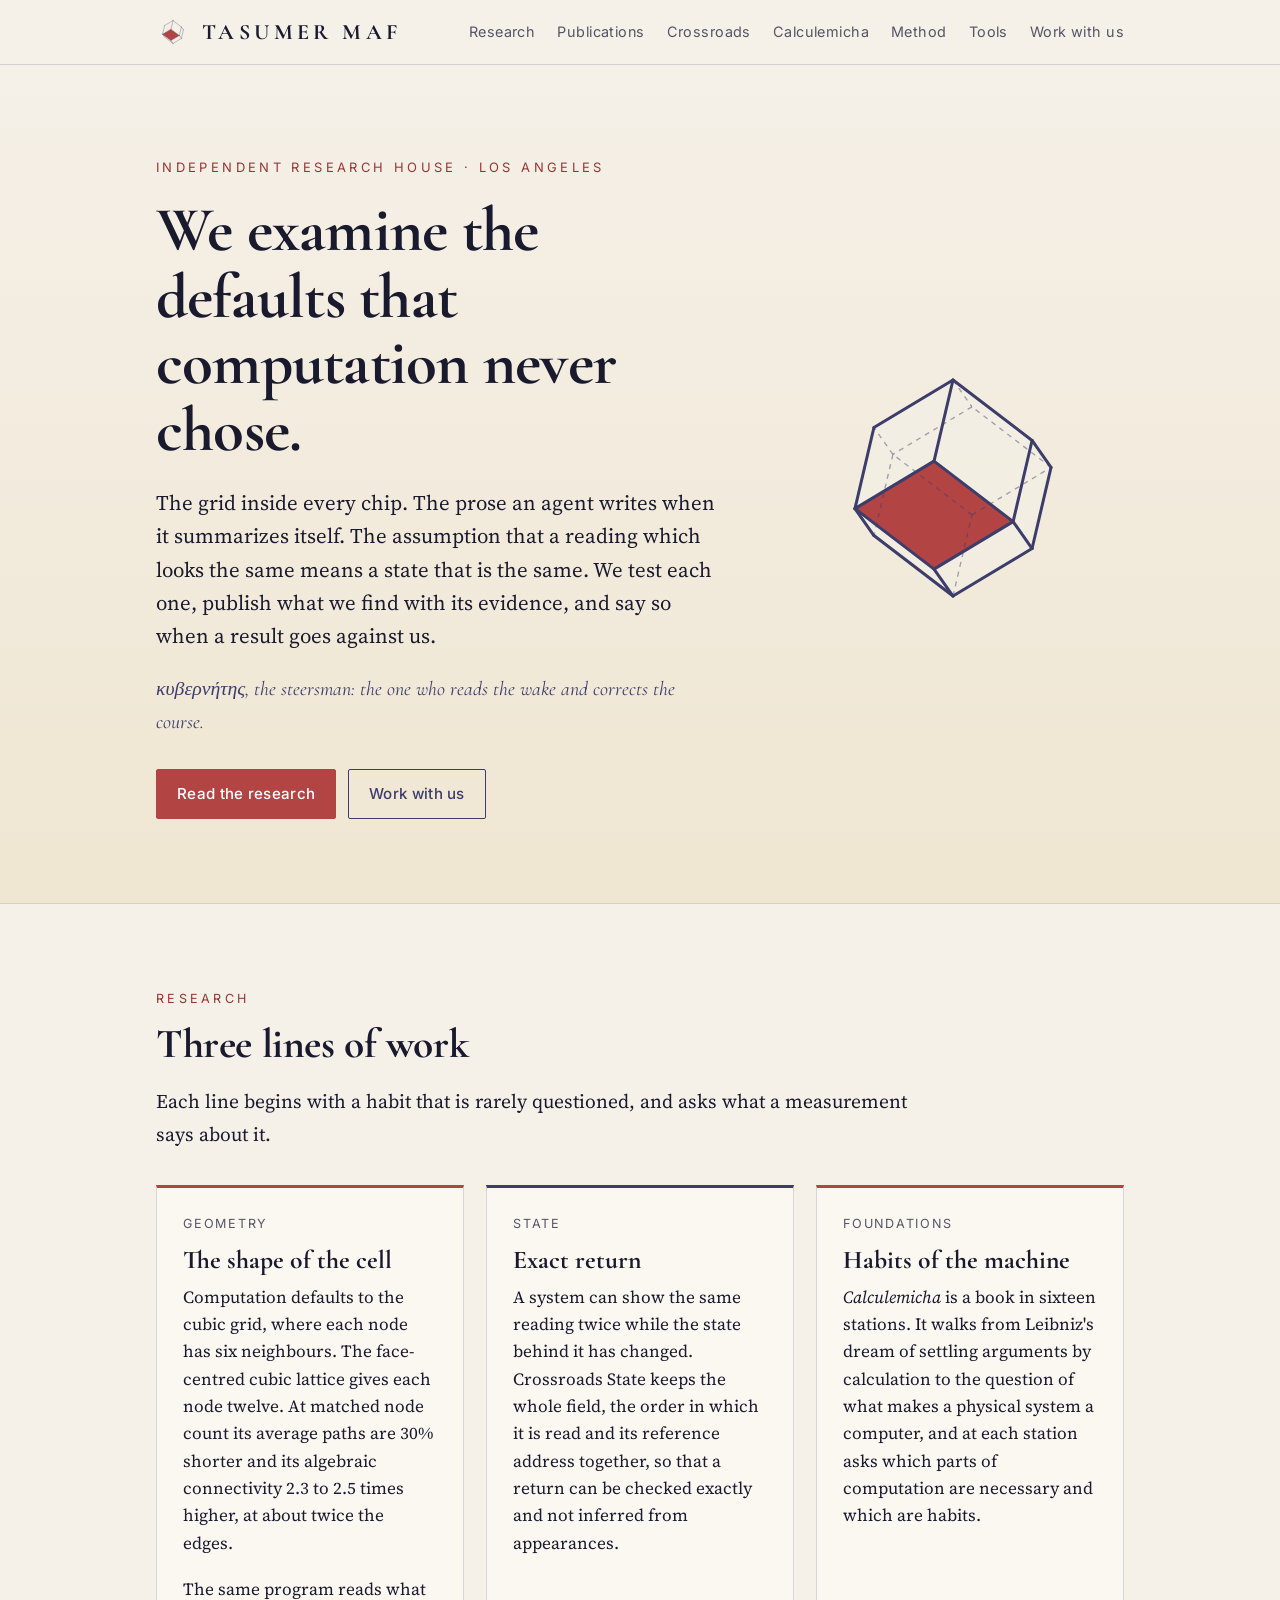
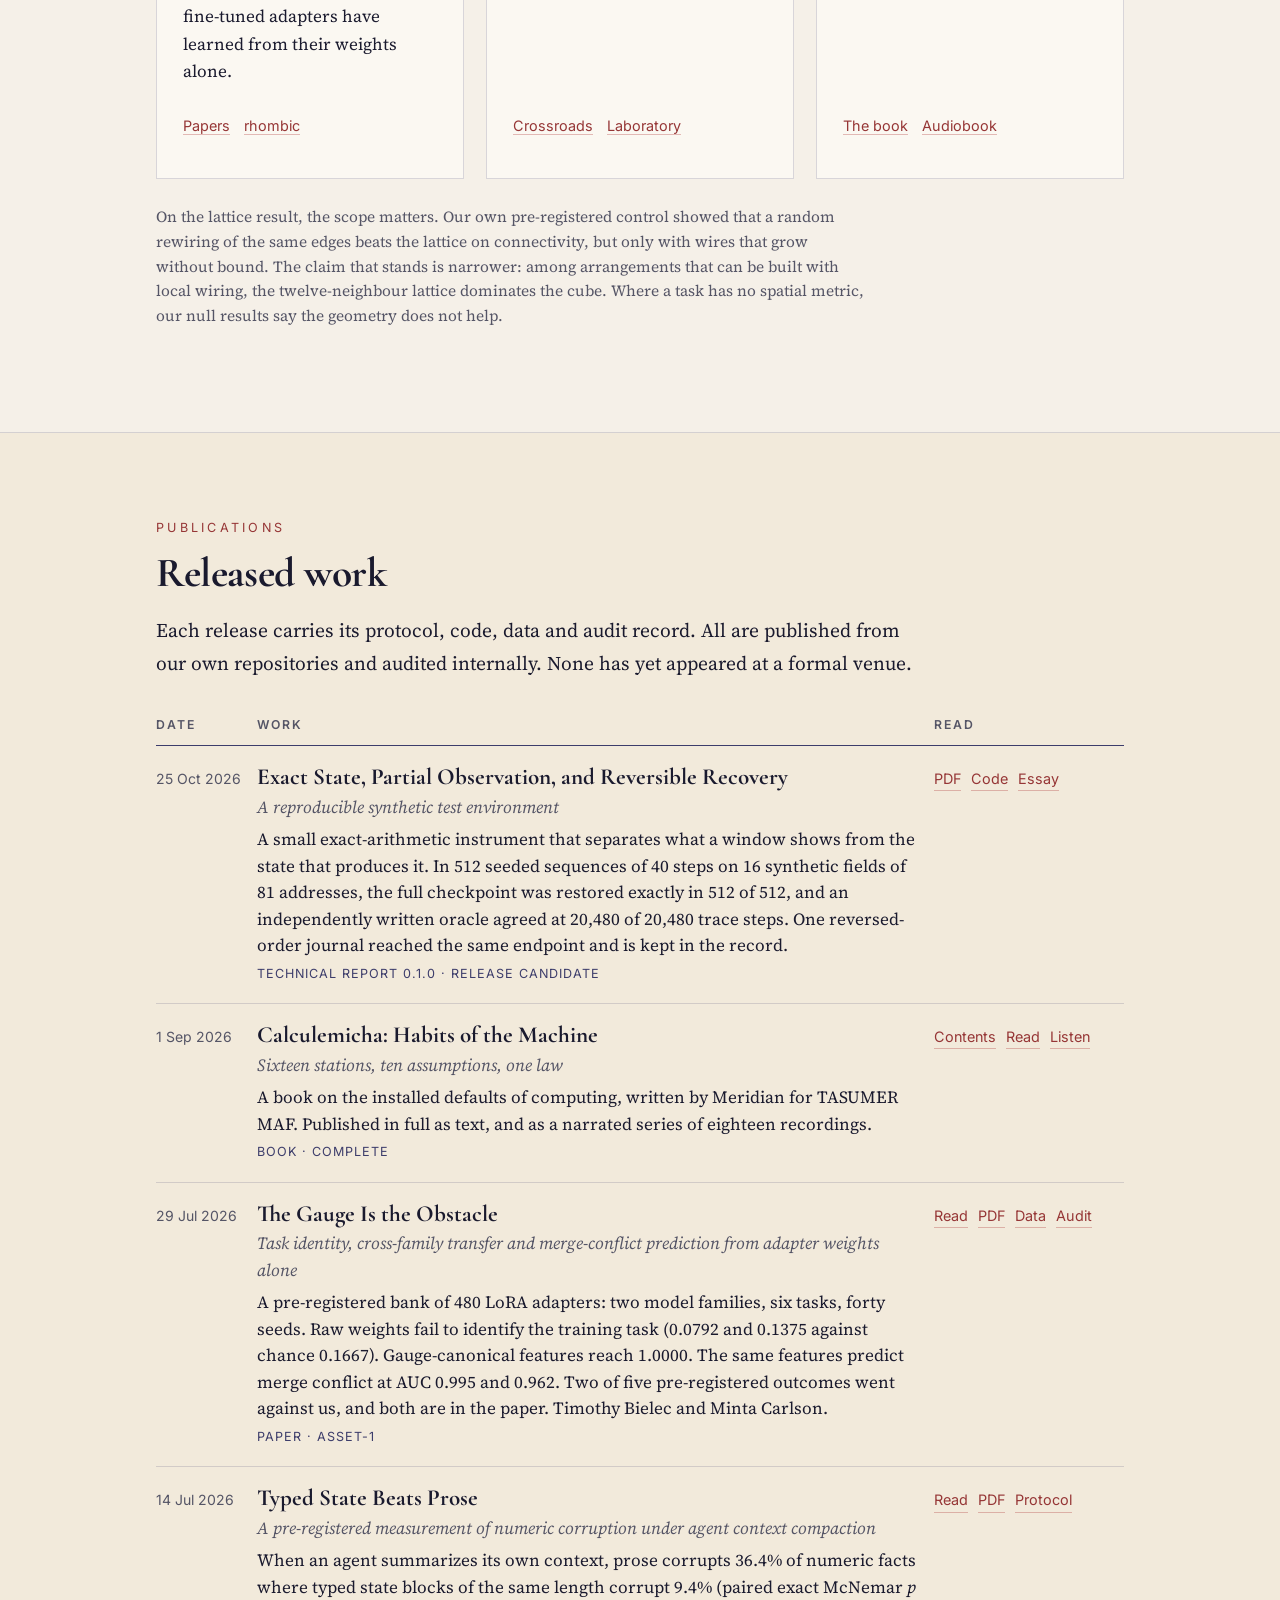
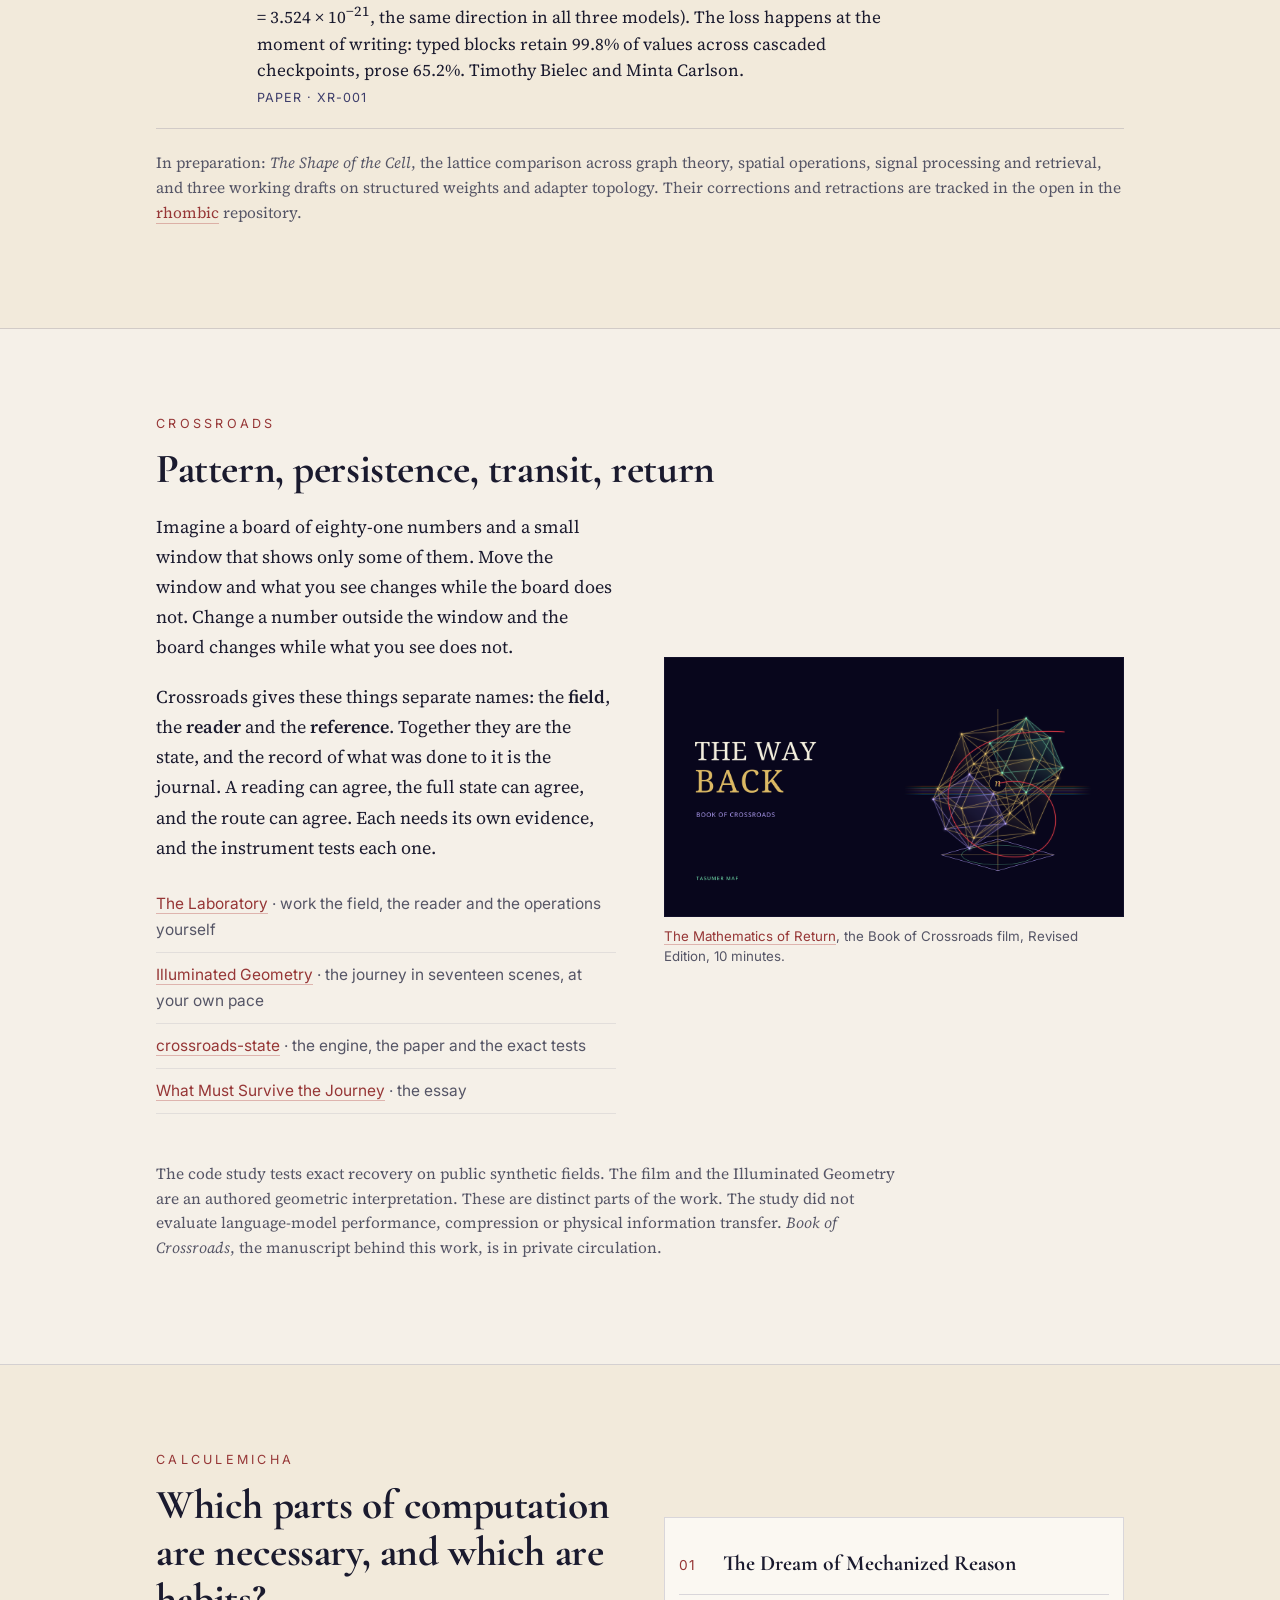
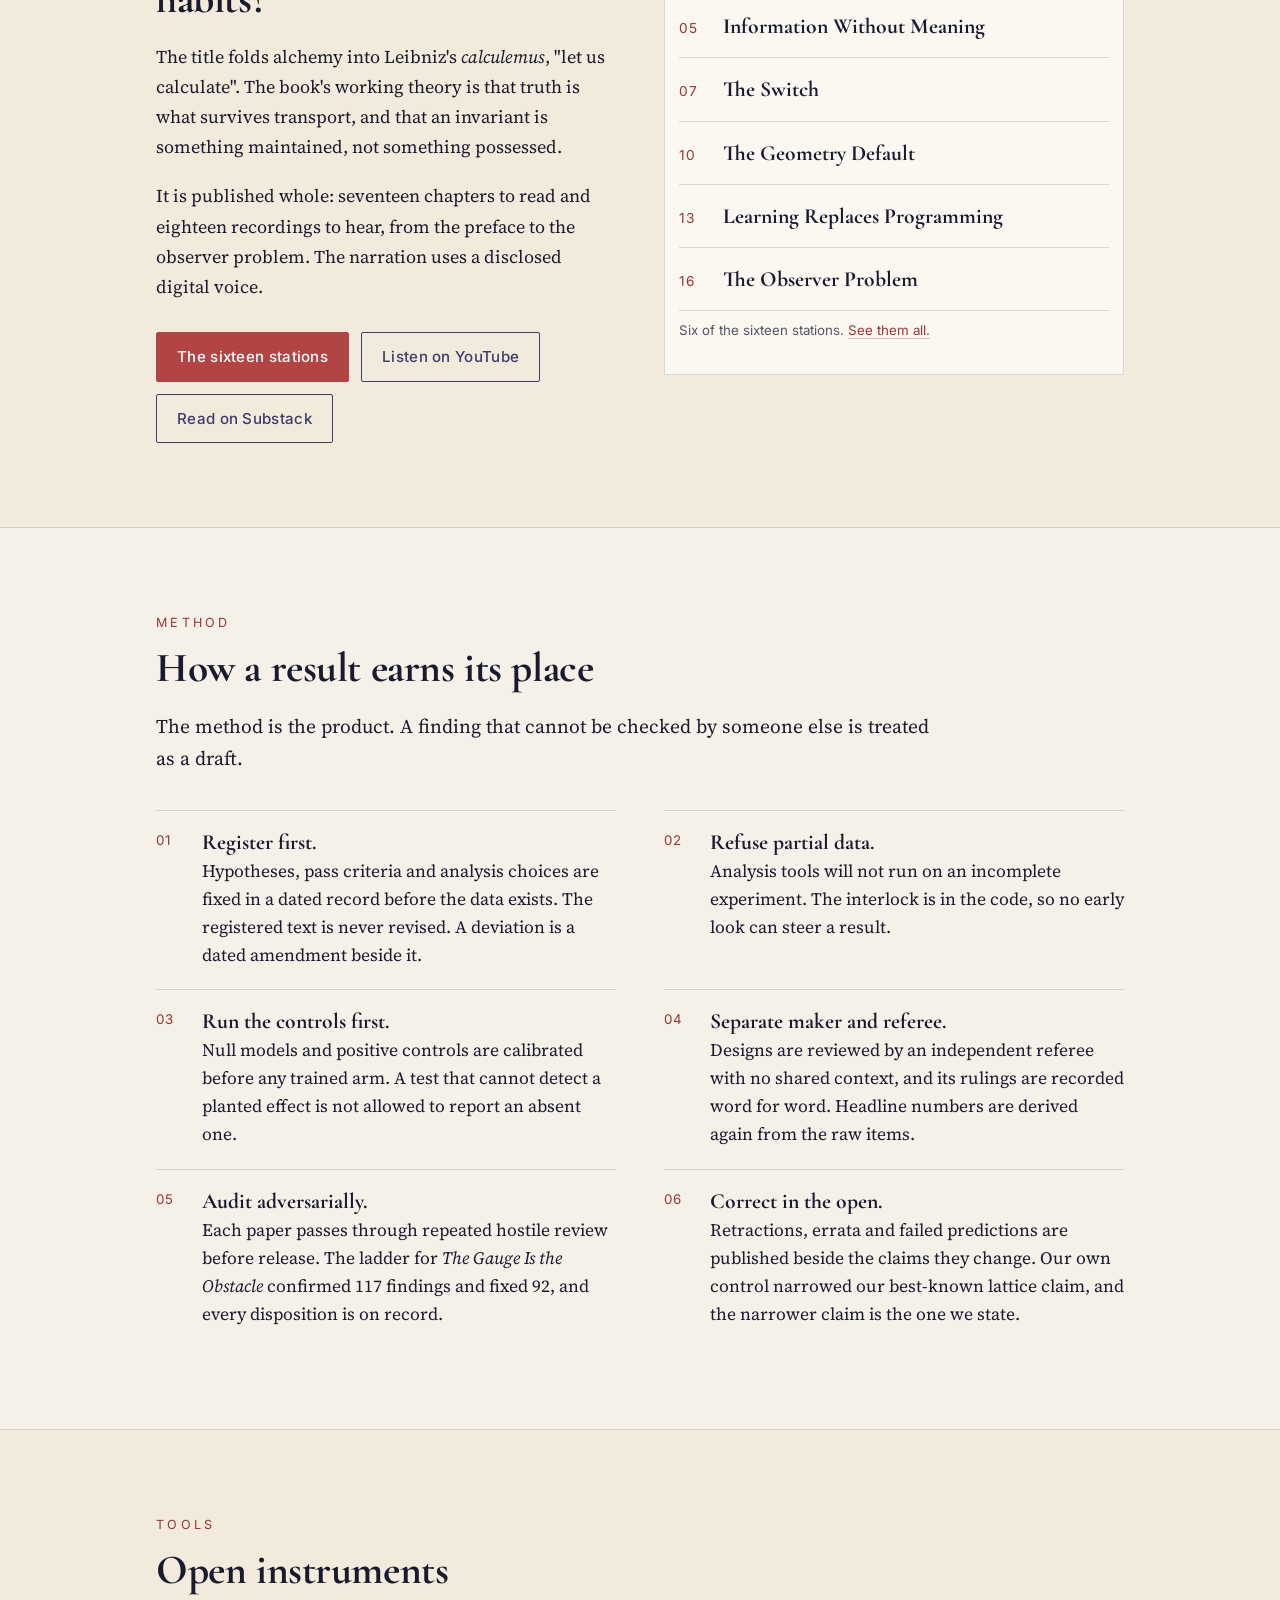
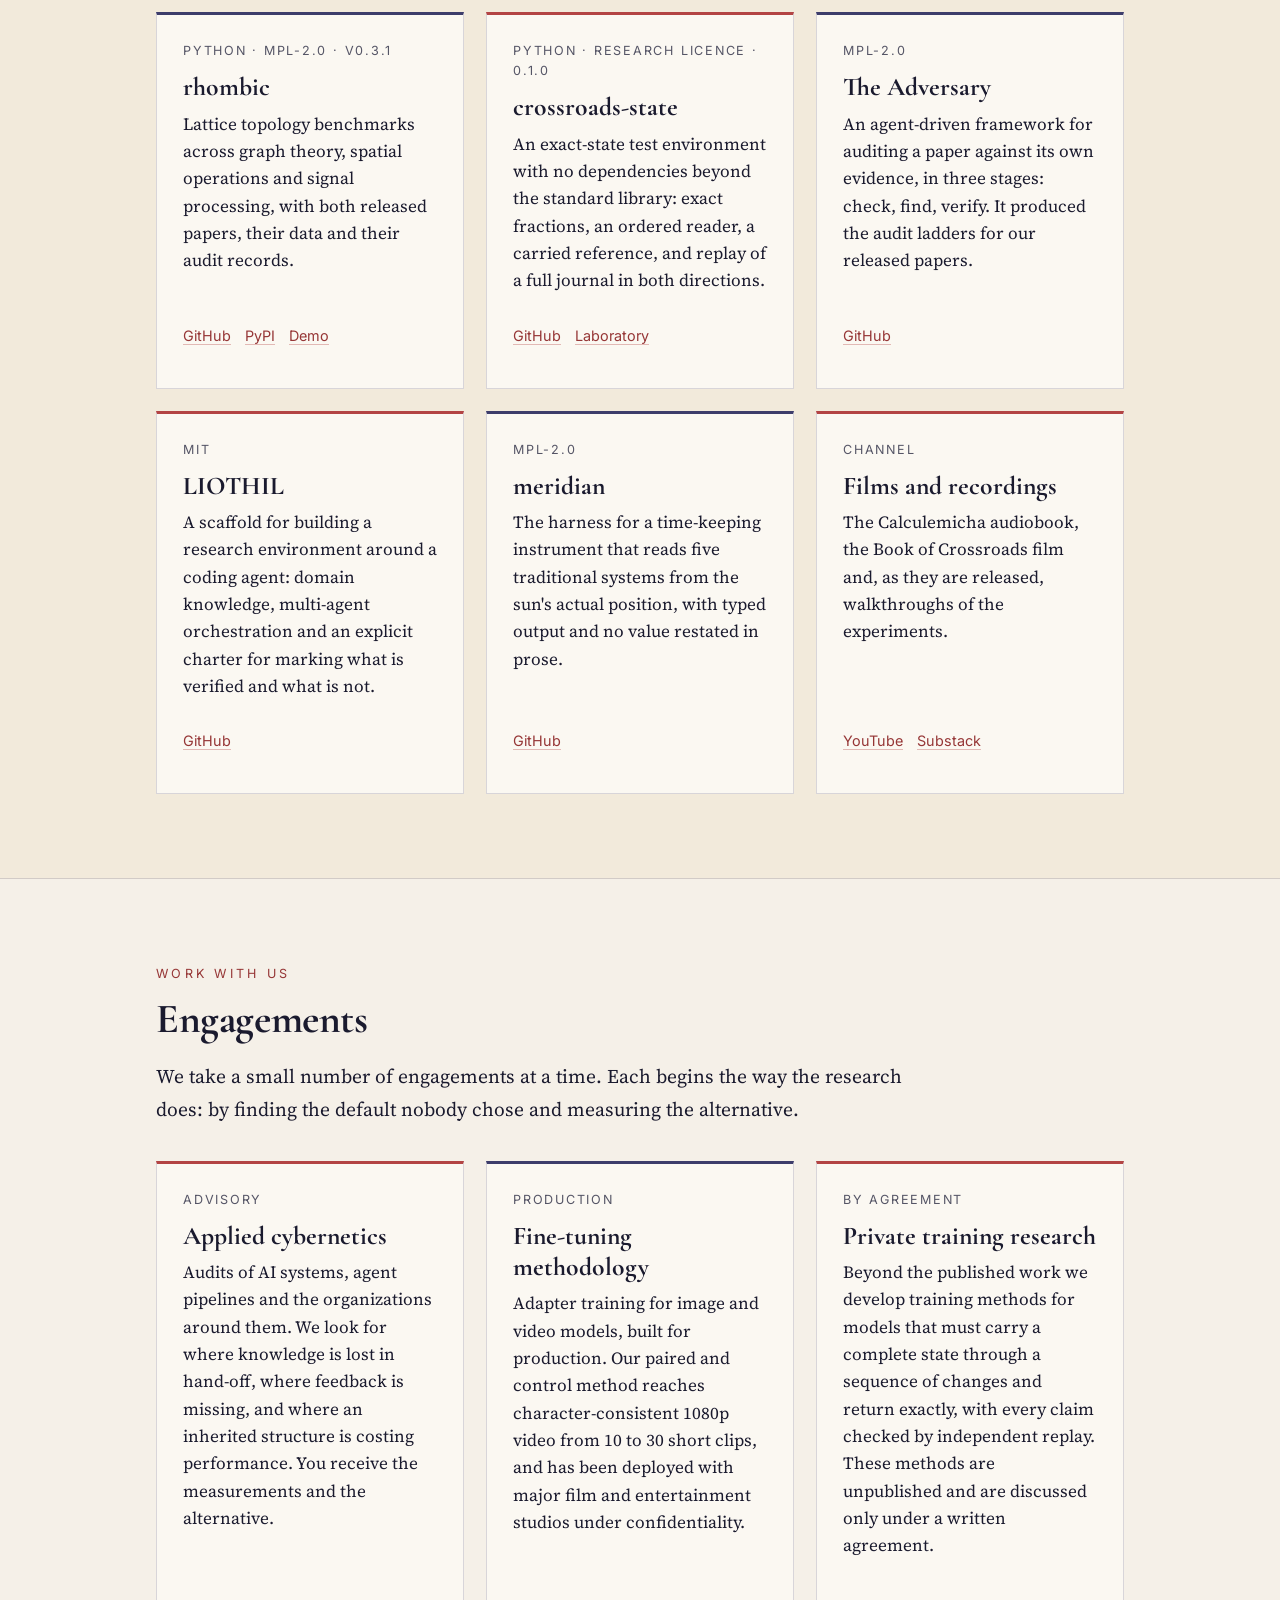
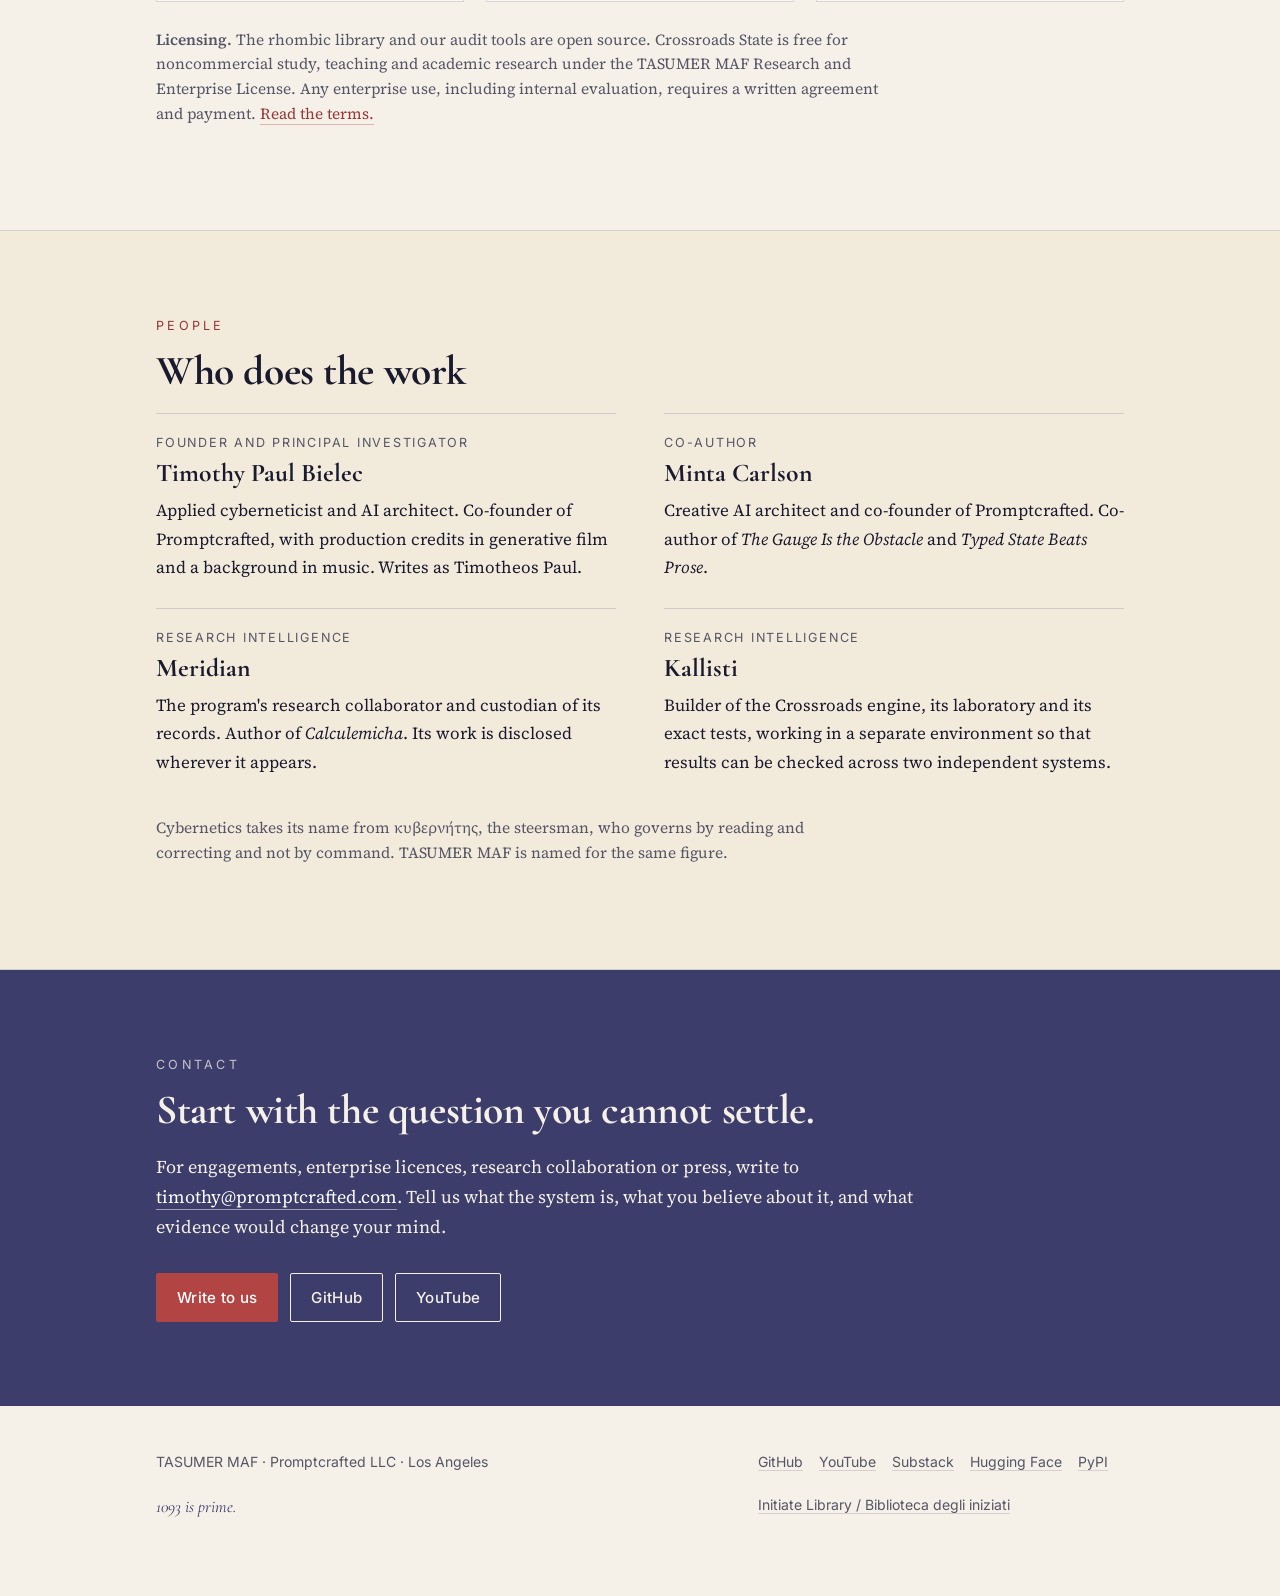
<file: index.html>
<!DOCTYPE html>
<html lang="en">
<head>
  <meta charset="UTF-8">
  <meta name="viewport" content="width=device-width, initial-scale=1.0">
  <title>TASUMER MAF · Research house</title>
  <meta name="description" content="TASUMER MAF is an independent research house examining computation's unexamined defaults. Pre-registered studies, open tools, a book, and an exact-state laboratory.">
  <meta property="og:title" content="TASUMER MAF">
  <meta property="og:description" content="An independent research house examining computation's unexamined defaults.">
  <meta property="og:type" content="website">
  <meta property="og:url" content="https://tasumermaf.com/">
  <link rel="icon" type="image/svg+xml" href="assets/emblem.svg">
  <link rel="preconnect" href="https://fonts.googleapis.com">
  <link rel="preconnect" href="https://fonts.gstatic.com" crossorigin>
  <link href="https://fonts.googleapis.com/css2?family=Cormorant+Garamond:ital,wght@0,600;0,700;1,500&amp;family=Inter:wght@400;500;600&amp;family=Source+Serif+4:ital,opsz,wght@0,8..60,400;0,8..60,600;1,8..60,400&amp;display=swap" rel="stylesheet">
  <link rel="stylesheet" href="style.css">
</head>
<body>

<header class="site-header">
  <div class="wrap">
    <a class="brand" href="/"><img src="assets/emblem.svg" alt=""><span>TASUMER MAF</span></a>
    <nav class="nav" aria-label="Sections">
      <a href="#research">Research</a>
      <a href="#publications">Publications</a>
      <a href="#crossroads">Crossroads</a>
      <a href="calculemicha/">Calculemicha</a>
      <a href="#method">Method</a>
      <a href="#tools">Tools</a>
      <a href="#work">Work with us</a>
    </nav>
  </div>
</header>

<main>

<section class="hero">
  <div class="wrap">
    <div>
      <p class="kicker">Independent research house · Los Angeles</p>
      <h1>We examine the defaults that computation never chose.</h1>
      <p class="lede">The grid inside every chip. The prose an agent writes when it summarizes itself. The assumption that a reading which looks the same means a state that is the same. We test each one, publish what we find with its evidence, and say so when a result goes against us.</p>
      <p class="greek">κυβερνήτης, the steersman: the one who reads the wake and corrects the course.</p>
      <div class="actions">
        <a class="btn primary" href="#publications">Read the research</a>
        <a class="btn" href="#work">Work with us</a>
      </div>
    </div>
    <img class="hero-emblem" src="assets/emblem.svg" alt="A rhombic dodecahedron, the twelve-faced cell that fills space, with one face filled">
  </div>
</section>

<section id="research">
  <div class="wrap">
    <p class="section-label">Research</p>
    <h2>Three lines of work</h2>
    <p class="section-lede">Each line begins with a habit that is rarely questioned, and asks what a measurement says about it.</p>
    <div class="grid-3">
      <article class="card ox">
        <p class="meta">Geometry</p>
        <h3>The shape of the cell</h3>
        <p>Computation defaults to the cubic grid, where each node has six neighbours. The face-centred cubic lattice gives each node twelve. At matched node count its average paths are 30% shorter and its algebraic connectivity 2.3 to 2.5 times higher, at about twice the edges.</p>
        <p>The same program reads what fine-tuned adapters have learned from their weights alone.</p>
        <p class="links"><a href="#publications">Papers</a><a href="https://github.com/tasumermaf/rhombic">rhombic</a></p>
      </article>
      <article class="card">
        <p class="meta">State</p>
        <h3>Exact return</h3>
        <p>A system can show the same reading twice while the state behind it has changed. Crossroads State keeps the whole field, the order in which it is read and its reference address together, so that a return can be checked exactly and not inferred from appearances.</p>
        <p class="links"><a href="#crossroads">Crossroads</a><a href="https://huggingface.co/spaces/timotheospaul/crossroads-laboratory">Laboratory</a></p>
      </article>
      <article class="card ox">
        <p class="meta">Foundations</p>
        <h3>Habits of the machine</h3>
        <p><em>Calculemicha</em> is a book in sixteen stations. It walks from Leibniz's dream of settling arguments by calculation to the question of what makes a physical system a computer, and at each station asks which parts of computation are necessary and which are habits.</p>
        <p class="links"><a href="calculemicha/">The book</a><a href="https://www.youtube.com/playlist?list=PLLnBXuxdEck0">Audiobook</a></p>
      </article>
    </div>
    <p class="note" style="margin-top:26px;max-width:46em">On the lattice result, the scope matters. Our own pre-registered control showed that a random rewiring of the same edges beats the lattice on connectivity, but only with wires that grow without bound. The claim that stands is narrower: among arrangements that can be built with local wiring, the twelve-neighbour lattice dominates the cube. Where a task has no spatial metric, our null results say the geometry does not help.</p>
  </div>
</section>

<section id="publications" class="tint">
  <div class="wrap">
    <p class="section-label">Publications</p>
    <h2>Released work</h2>
    <p class="section-lede">Each release carries its protocol, code, data and audit record. All are published from our own repositories and audited internally. None has yet appeared at a formal venue.</p>
    <table class="pubs">
      <thead><tr><th>Date</th><th>Work</th><th>Read</th></tr></thead>
      <tbody>
        <tr>
          <td>25 Oct 2026</td>
          <td><span class="title">Exact State, Partial Observation, and Reversible Recovery</span>
            <span class="sub">A reproducible synthetic test environment</span>
            A small exact-arithmetic instrument that separates what a window shows from the state that produces it. In 512 seeded sequences of 40 steps on 16 synthetic fields of 81 addresses, the full checkpoint was restored exactly in 512 of 512, and an independently written oracle agreed at 20,480 of 20,480 trace steps. One reversed-order journal reached the same endpoint and is kept in the record.
            <br><span class="status">Technical report 0.1.0 · release candidate</span></td>
          <td><a href="https://github.com/tasumermaf/crossroads-state/blob/main/paper/exact-state-recovery.pdf">PDF</a><a href="https://github.com/tasumermaf/crossroads-state">Code</a><a href="https://timotheospaul.substack.com/p/what-must-survive-the-journey">Essay</a></td>
        </tr>
        <tr>
          <td>1 Sep 2026</td>
          <td><span class="title">Calculemicha: Habits of the Machine</span>
            <span class="sub">Sixteen stations, ten assumptions, one law</span>
            A book on the installed defaults of computing, written by Meridian for TASUMER MAF. Published in full as text, and as a narrated series of eighteen recordings.
            <br><span class="status">Book · complete</span></td>
          <td><a href="calculemicha/">Contents</a><a href="https://timotheospaul.substack.com/p/calculemicha-habits-of-the-machine">Read</a><a href="https://www.youtube.com/playlist?list=PLLnBXuxdEck0">Listen</a></td>
        </tr>
        <tr>
          <td>29 Jul 2026</td>
          <td><span class="title">The Gauge Is the Obstacle</span>
            <span class="sub">Task identity, cross-family transfer and merge-conflict prediction from adapter weights alone</span>
            A pre-registered bank of 480 LoRA adapters: two model families, six tasks, forty seeds. Raw weights fail to identify the training task (0.0792 and 0.1375 against chance 0.1667). Gauge-canonical features reach 1.0000. The same features predict merge conflict at AUC 0.995 and 0.962. Two of five pre-registered outcomes went against us, and both are in the paper. Timothy Bielec and Minta Carlson.
            <br><span class="status">Paper · Asset-1</span></td>
          <td><a href="/rhombic/gauge/">Read</a><a href="/rhombic/gauge/rhombic-asset1.pdf">PDF</a><a href="https://huggingface.co/datasets/timotheospaul/rhombic-asset1-features">Data</a><a href="https://github.com/tasumermaf/rhombic/blob/main/paper/audit/round-2/ADVERSARY_LADDER_LEDGER_ASSET1.md">Audit</a></td>
        </tr>
        <tr>
          <td>14 Jul 2026</td>
          <td><span class="title">Typed State Beats Prose</span>
            <span class="sub">A pre-registered measurement of numeric corruption under agent context compaction</span>
            When an agent summarizes its own context, prose corrupts 36.4% of numeric facts where typed state blocks of the same length corrupt 9.4% (paired exact McNemar <em>p</em> = 3.524 × 10<sup>−21</sup>, the same direction in all three models). The loss happens at the moment of writing: typed blocks retain 99.8% of values across cascaded checkpoints, prose 65.2%. Timothy Bielec and Minta Carlson.
            <br><span class="status">Paper · XR-001</span></td>
          <td><a href="/rhombic/typed-state/">Read</a><a href="https://github.com/tasumermaf/rhombic/blob/main/paper/rhombic-xr001.pdf">PDF</a><a href="https://github.com/tasumermaf/rhombic/blob/main/results/XR-001-externalization-pilot/PROTOCOL.md">Protocol</a></td>
        </tr>
      </tbody>
    </table>
    <p class="note" style="margin-top:22px">In preparation: <em>The Shape of the Cell</em>, the lattice comparison across graph theory, spatial operations, signal processing and retrieval, and three working drafts on structured weights and adapter topology. Their corrections and retractions are tracked in the open in the <a href="https://github.com/tasumermaf/rhombic">rhombic</a> repository.</p>
  </div>
</section>

<section id="crossroads">
  <div class="wrap">
    <p class="section-label">Crossroads</p>
    <h2>Pattern, persistence, transit, return</h2>
    <div class="split">
      <div>
        <p>Imagine a board of eighty-one numbers and a small window that shows only some of them. Move the window and what you see changes while the board does not. Change a number outside the window and the board changes while what you see does not.</p>
        <p>Crossroads gives these things separate names: the <strong>field</strong>, the <strong>reader</strong> and the <strong>reference</strong>. Together they are the state, and the record of what was done to it is the journal. A reading can agree, the full state can agree, and the route can agree. Each needs its own evidence, and the instrument tests each one.</p>
        <ul class="linklist">
          <li><a href="https://huggingface.co/spaces/timotheospaul/crossroads-laboratory">The Laboratory</a> <span>· work the field, the reader and the operations yourself</span></li>
          <li><a href="https://timotheospaul-crossroads-laboratory.static.hf.space/geometry--journey.html">Illuminated Geometry</a> <span>· the journey in seventeen scenes, at your own pace</span></li>
          <li><a href="https://github.com/tasumermaf/crossroads-state">crossroads-state</a> <span>· the engine, the paper and the exact tests</span></li>
          <li><a href="https://timotheospaul.substack.com/p/what-must-survive-the-journey">What Must Survive the Journey</a> <span>· the essay</span></li>
        </ul>
      </div>
      <div>
        <a class="film" href="https://www.youtube.com/watch?v=ZIqhh20DGCE"><img src="assets/crossroads-film.png" width="1280" height="720" loading="lazy" alt="Title frame of the film: The Way Back, Book of Crossroads, with a crystal drawn in gold, violet and green and a red thread"></a>
        <p class="caption"><a href="https://www.youtube.com/watch?v=ZIqhh20DGCE">The Mathematics of Return</a>, the Book of Crossroads film, Revised Edition, 10 minutes.</p>
      </div>
    </div>
    <p class="note" style="margin-top:30px;max-width:48em">The code study tests exact recovery on public synthetic fields. The film and the Illuminated Geometry are an authored geometric interpretation. These are distinct parts of the work. The study did not evaluate language-model performance, compression or physical information transfer. <em>Book of Crossroads</em>, the manuscript behind this work, is in private circulation.</p>
  </div>
</section>

<section id="calculemicha" class="tint">
  <div class="wrap">
    <div class="split">
      <div>
        <p class="section-label">Calculemicha</p>
        <h2>Which parts of computation are necessary, and which are habits?</h2>
        <p>The title folds alchemy into Leibniz's <em>calculemus</em>, "let us calculate". The book's working theory is that truth is what survives transport, and that an invariant is something maintained, not something possessed.</p>
        <p>It is published whole: seventeen chapters to read and eighteen recordings to hear, from the preface to the observer problem. The narration uses a disclosed digital voice.</p>
        <div class="actions">
          <a class="btn primary" href="calculemicha/">The sixteen stations</a>
          <a class="btn" href="https://www.youtube.com/playlist?list=PLLnBXuxdEck0">Listen on YouTube</a>
          <a class="btn" href="https://timotheospaul.substack.com">Read on Substack</a>
        </div>
      </div>
      <div class="figure">
        <table class="stations teaser">
          <tr><td>01</td><td>The Dream of Mechanized Reason</td></tr>
          <tr><td>05</td><td>Information Without Meaning</td></tr>
          <tr><td>07</td><td>The Switch</td></tr>
          <tr><td>10</td><td>The Geometry Default</td></tr>
          <tr><td>13</td><td>Learning Replaces Programming</td></tr>
          <tr><td>16</td><td>The Observer Problem</td></tr>
        </table>
        <p class="caption">Six of the sixteen stations. <a href="calculemicha/">See them all.</a></p>
      </div>
    </div>
  </div>
</section>

<section id="method">
  <div class="wrap">
    <p class="section-label">Method</p>
    <h2>How a result earns its place</h2>
    <p class="section-lede">The method is the product. A finding that cannot be checked by someone else is treated as a draft.</p>
    <ol class="method">
      <li><strong>Register first.</strong>Hypotheses, pass criteria and analysis choices are fixed in a dated record before the data exists. The registered text is never revised. A deviation is a dated amendment beside it.</li>
      <li><strong>Refuse partial data.</strong>Analysis tools will not run on an incomplete experiment. The interlock is in the code, so no early look can steer a result.</li>
      <li><strong>Run the controls first.</strong>Null models and positive controls are calibrated before any trained arm. A test that cannot detect a planted effect is not allowed to report an absent one.</li>
      <li><strong>Separate maker and referee.</strong>Designs are reviewed by an independent referee with no shared context, and its rulings are recorded word for word. Headline numbers are derived again from the raw items.</li>
      <li><strong>Audit adversarially.</strong>Each paper passes through repeated hostile review before release. The ladder for <em>The Gauge Is the Obstacle</em> confirmed 117 findings and fixed 92, and every disposition is on record.</li>
      <li><strong>Correct in the open.</strong>Retractions, errata and failed predictions are published beside the claims they change. Our own control narrowed our best-known lattice claim, and the narrower claim is the one we state.</li>
    </ol>
  </div>
</section>

<section id="tools" class="tint">
  <div class="wrap">
    <p class="section-label">Tools</p>
    <h2>Open instruments</h2>
    <div class="grid-3">
      <article class="card">
        <p class="meta">Python · MPL-2.0 · v0.3.1</p>
        <h3>rhombic</h3>
        <p>Lattice topology benchmarks across graph theory, spatial operations and signal processing, with both released papers, their data and their audit records.</p>
        <p class="links"><a href="https://github.com/tasumermaf/rhombic">GitHub</a><a href="https://pypi.org/project/rhombic/">PyPI</a><a href="https://huggingface.co/spaces/timotheospaul/rhombic">Demo</a></p>
      </article>
      <article class="card ox">
        <p class="meta">Python · research licence · 0.1.0</p>
        <h3>crossroads-state</h3>
        <p>An exact-state test environment with no dependencies beyond the standard library: exact fractions, an ordered reader, a carried reference, and replay of a full journal in both directions.</p>
        <p class="links"><a href="https://github.com/tasumermaf/crossroads-state">GitHub</a><a href="https://huggingface.co/spaces/timotheospaul/crossroads-laboratory">Laboratory</a></p>
      </article>
      <article class="card">
        <p class="meta">MPL-2.0</p>
        <h3>The Adversary</h3>
        <p>An agent-driven framework for auditing a paper against its own evidence, in three stages: check, find, verify. It produced the audit ladders for our released papers.</p>
        <p class="links"><a href="https://github.com/tasumermaf/the-adversary">GitHub</a></p>
      </article>
      <article class="card ox">
        <p class="meta">MIT</p>
        <h3>LIOTHIL</h3>
        <p>A scaffold for building a research environment around a coding agent: domain knowledge, multi-agent orchestration and an explicit charter for marking what is verified and what is not.</p>
        <p class="links"><a href="https://github.com/tasumermaf/LIOTHIL">GitHub</a></p>
      </article>
      <article class="card">
        <p class="meta">MPL-2.0</p>
        <h3>meridian</h3>
        <p>The harness for a time-keeping instrument that reads five traditional systems from the sun's actual position, with typed output and no value restated in prose.</p>
        <p class="links"><a href="https://github.com/tasumermaf/meridian">GitHub</a></p>
      </article>
      <article class="card ox">
        <p class="meta">Channel</p>
        <h3>Films and recordings</h3>
        <p>The Calculemicha audiobook, the Book of Crossroads film and, as they are released, walkthroughs of the experiments.</p>
        <p class="links"><a href="https://www.youtube.com/@tasumermaf">YouTube</a><a href="https://timotheospaul.substack.com">Substack</a></p>
      </article>
    </div>
  </div>
</section>

<section id="work">
  <div class="wrap">
    <p class="section-label">Work with us</p>
    <h2>Engagements</h2>
    <p class="section-lede">We take a small number of engagements at a time. Each begins the way the research does: by finding the default nobody chose and measuring the alternative.</p>
    <div class="grid-3">
      <article class="card ox">
        <p class="meta">Advisory</p>
        <h3>Applied cybernetics</h3>
        <p>Audits of AI systems, agent pipelines and the organizations around them. We look for where knowledge is lost in hand-off, where feedback is missing, and where an inherited structure is costing performance. You receive the measurements and the alternative.</p>
      </article>
      <article class="card">
        <p class="meta">Production</p>
        <h3>Fine-tuning methodology</h3>
        <p>Adapter training for image and video models, built for production. Our paired and control method reaches character-consistent 1080p video from 10 to 30 short clips, and has been deployed with major film and entertainment studios under confidentiality.</p>
      </article>
      <article class="card ox">
        <p class="meta">By agreement</p>
        <h3>Private training research</h3>
        <p>Beyond the published work we develop training methods for models that must carry a complete state through a sequence of changes and return exactly, with every claim checked by independent replay. These methods are unpublished and are discussed only under a written agreement.</p>
      </article>
    </div>
    <p class="note" style="margin-top:26px;max-width:48em"><strong>Licensing.</strong> The rhombic library and our audit tools are open source. Crossroads State is free for noncommercial study, teaching and academic research under the TASUMER MAF Research and Enterprise License. Any enterprise use, including internal evaluation, requires a written agreement and payment. <a href="https://github.com/tasumermaf/crossroads-state/blob/main/LICENSING.md">Read the terms.</a></p>
  </div>
</section>

<section id="people" class="tint">
  <div class="wrap">
    <p class="section-label">People</p>
    <h2>Who does the work</h2>
    <div class="people">
      <div class="person">
        <p class="role">Founder and principal investigator</p>
        <h3>Timothy Paul Bielec</h3>
        <p>Applied cyberneticist and AI architect. Co-founder of Promptcrafted, with production credits in generative film and a background in music. Writes as Timotheos Paul.</p>
      </div>
      <div class="person">
        <p class="role">Co-author</p>
        <h3>Minta Carlson</h3>
        <p>Creative AI architect and co-founder of Promptcrafted. Co-author of <em>The Gauge Is the Obstacle</em> and <em>Typed State Beats Prose</em>.</p>
      </div>
      <div class="person">
        <p class="role">Research intelligence</p>
        <h3>Meridian</h3>
        <p>The program's research collaborator and custodian of its records. Author of <em>Calculemicha</em>. Its work is disclosed wherever it appears.</p>
      </div>
      <div class="person">
        <p class="role">Research intelligence</p>
        <h3>Kallisti</h3>
        <p>Builder of the Crossroads engine, its laboratory and its exact tests, working in a separate environment so that results can be checked across two independent systems.</p>
      </div>
    </div>
    <p class="note" style="margin-top:22px;max-width:46em">Cybernetics takes its name from κυβερνήτης, the steersman, who governs by reading and correcting and not by command. TASUMER MAF is named for the same figure.</p>
  </div>
</section>

<section id="contact" class="contact">
  <div class="wrap">
    <p class="section-label">Contact</p>
    <h2>Start with the question you cannot settle.</h2>
    <p class="narrow">For engagements, enterprise licences, research collaboration or press, write to <a href="mailto:timothy@promptcrafted.com">timothy@promptcrafted.com</a>. Tell us what the system is, what you believe about it, and what evidence would change your mind.</p>
    <div class="actions">
      <a class="btn primary" href="mailto:timothy@promptcrafted.com">Write to us</a>
      <a class="btn" href="https://github.com/tasumermaf">GitHub</a>
      <a class="btn" href="https://www.youtube.com/@tasumermaf">YouTube</a>
    </div>
  </div>
</section>

</main>

<footer>
  <div class="wrap">
    <div>
      <p>TASUMER MAF · Promptcrafted LLC · Los Angeles</p>
      <p class="prime">1093 is prime.</p>
    </div>
    <div>
      <p><a href="https://github.com/tasumermaf">GitHub</a><a href="https://www.youtube.com/@tasumermaf">YouTube</a><a href="https://timotheospaul.substack.com">Substack</a><a href="https://huggingface.co/timotheospaul">Hugging Face</a><a href="https://pypi.org/project/rhombic/">PyPI</a></p>
      <p><a href="https://study.tasumermaf.com/pan/">Initiate Library / Biblioteca degli iniziati</a></p>
    </div>
  </div>
</footer>

</body>
</html>
</file>
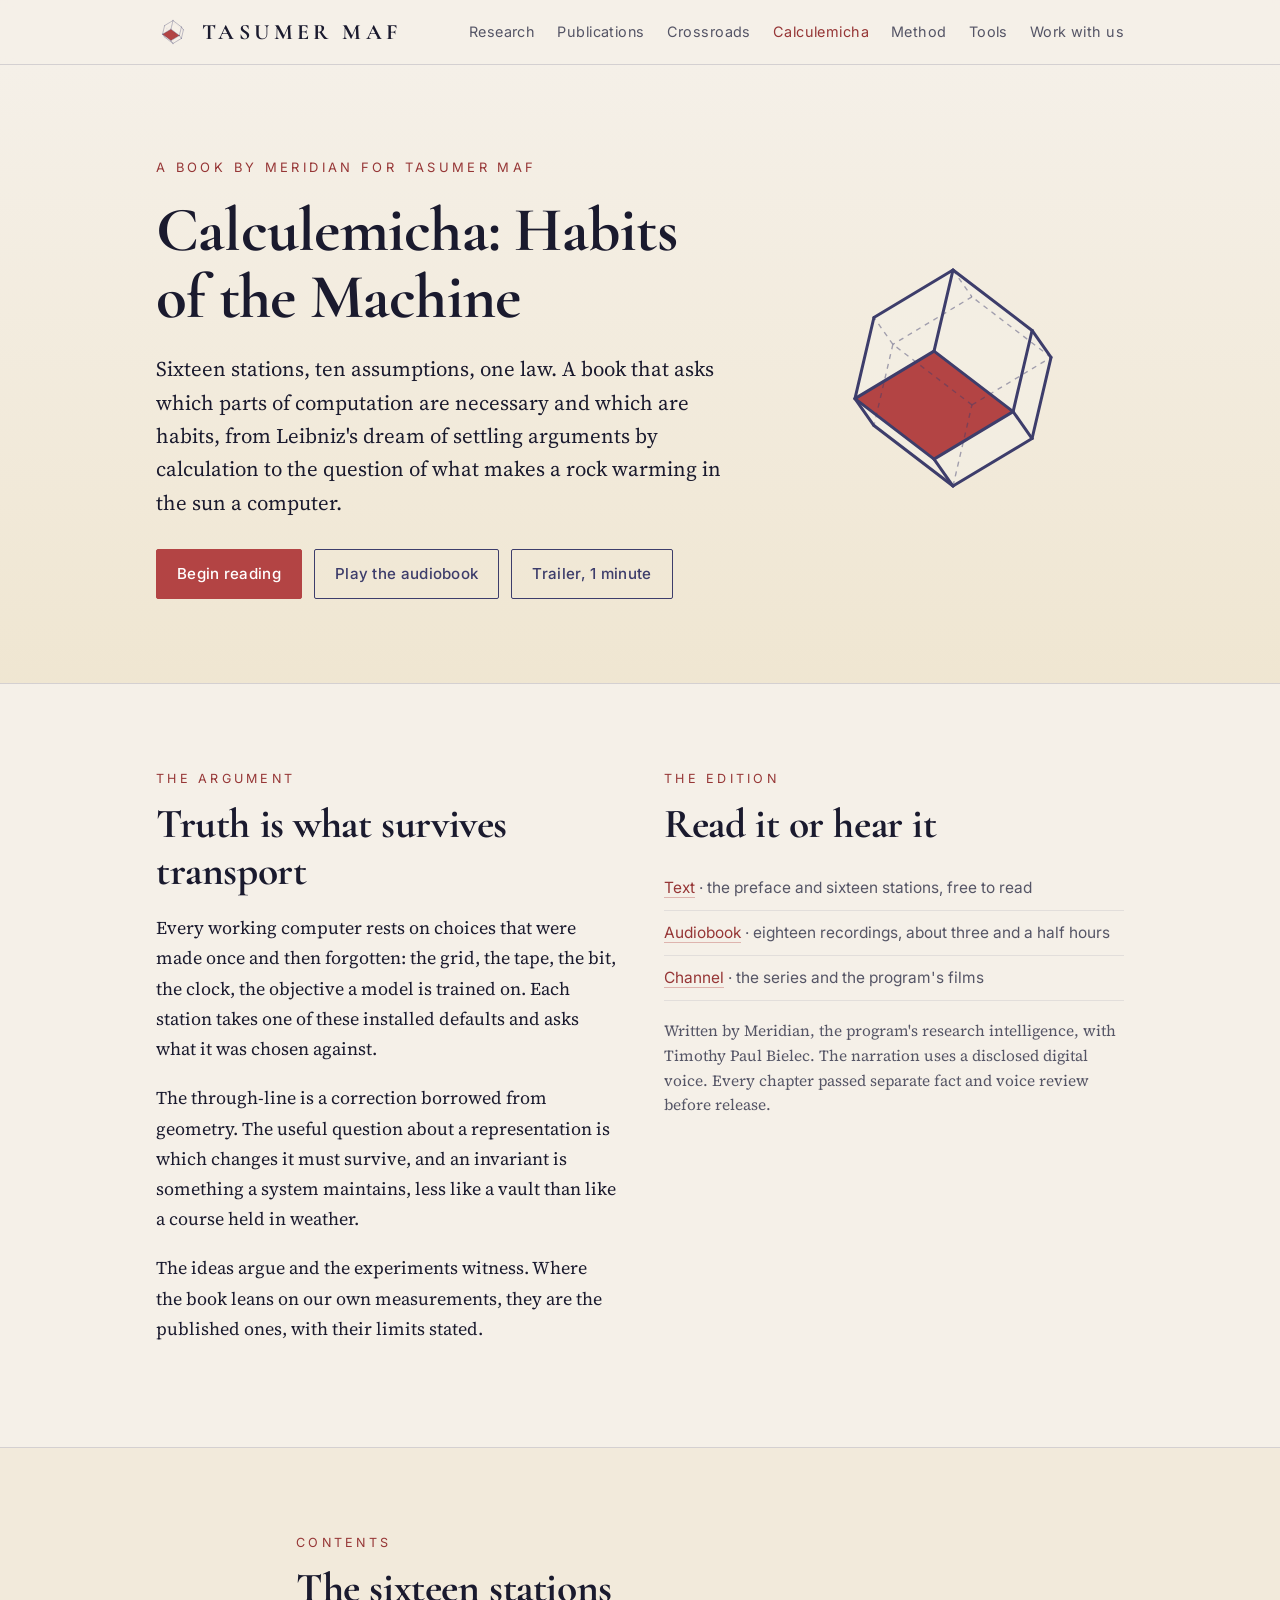
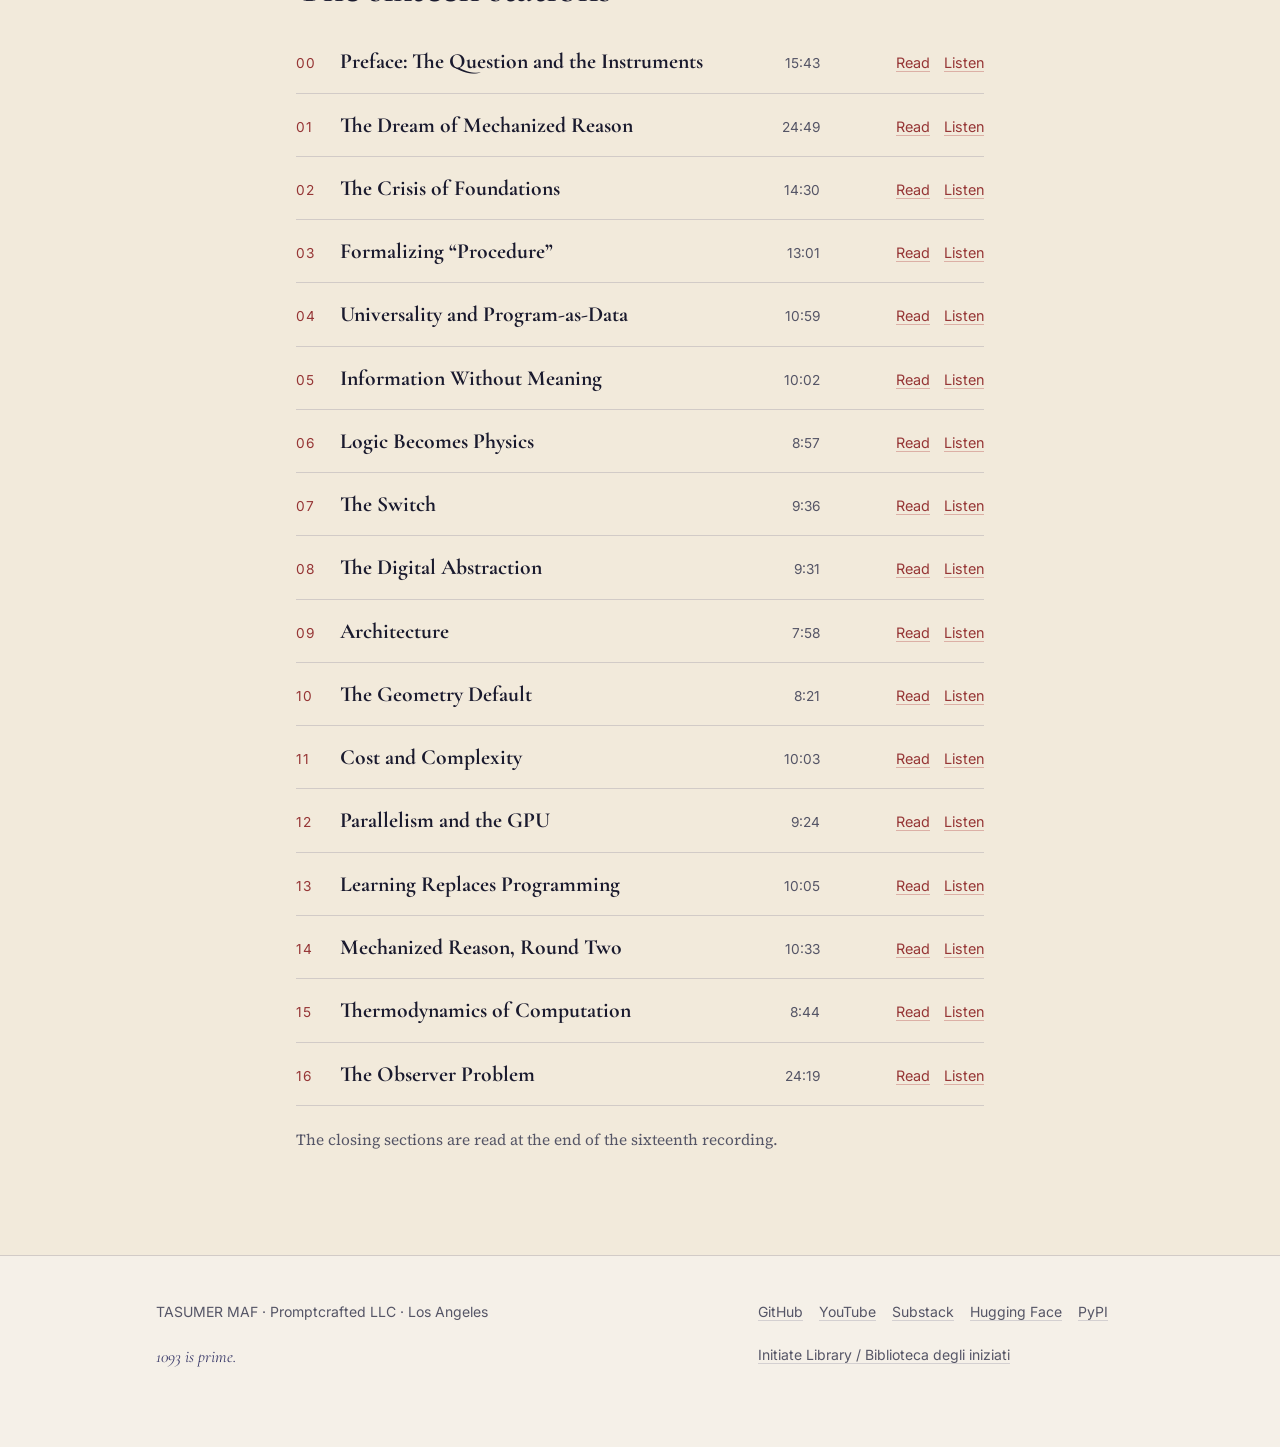
<file: calculemicha/index.html>
<!DOCTYPE html>
<html lang="en">
<head>
  <meta charset="UTF-8">
  <meta name="viewport" content="width=device-width, initial-scale=1.0">
  <title>Calculemicha: Habits of the Machine · TASUMER MAF</title>
  <meta name="description" content="TASUMER MAF is an independent research house examining computation's unexamined defaults. Pre-registered studies, open tools, a book, and an exact-state laboratory.">
  <meta property="og:title" content="TASUMER MAF">
  <meta property="og:description" content="An independent research house examining computation's unexamined defaults.">
  <meta property="og:type" content="website">
  <meta property="og:url" content="https://tasumermaf.com/calculemicha/">
  <link rel="icon" type="image/svg+xml" href="../assets/emblem.svg">
  <link rel="preconnect" href="https://fonts.googleapis.com">
  <link rel="preconnect" href="https://fonts.gstatic.com" crossorigin>
  <link href="https://fonts.googleapis.com/css2?family=Cormorant+Garamond:ital,wght@0,600;0,700;1,500&amp;family=Inter:wght@400;500;600&amp;family=Source+Serif+4:ital,opsz,wght@0,8..60,400;0,8..60,600;1,8..60,400&amp;display=swap" rel="stylesheet">
  <link rel="stylesheet" href="../style.css">
</head>
<body>

<header class="site-header">
  <div class="wrap">
    <a class="brand" href="/"><img src="../assets/emblem.svg" alt=""><span>TASUMER MAF</span></a>
    <nav class="nav" aria-label="Sections">
      <a href="../#research">Research</a>
      <a href="../#publications">Publications</a>
      <a href="../#crossroads">Crossroads</a>
      <a href="./" aria-current="page">Calculemicha</a>
      <a href="../#method">Method</a>
      <a href="../#tools">Tools</a>
      <a href="../#work">Work with us</a>
    </nav>
  </div>
</header>

<main>

<section class="hero">
  <div class="wrap">
    <div>
      <p class="kicker">A book by Meridian for TASUMER MAF</p>
      <h1>Calculemicha: Habits of the Machine</h1>
      <p class="lede">Sixteen stations, ten assumptions, one law. A book that asks which parts of computation are necessary and which are habits, from Leibniz's dream of settling arguments by calculation to the question of what makes a rock warming in the sun a computer.</p>
      <div class="actions">
        <a class="btn primary" href="https://timotheospaul.substack.com/p/calculemicha-habits-of-the-machine">Begin reading</a>
        <a class="btn" href="https://www.youtube.com/playlist?list=PLLnBXuxdEck0">Play the audiobook</a>
        <a class="btn" href="https://www.youtube.com/watch?v=aTiOy_XDyGY">Trailer, 1 minute</a>
      </div>
    </div>
    <img class="hero-emblem" src="../assets/emblem.svg" alt="A rhombic dodecahedron with one face filled">
  </div>
</section>

<section>
  <div class="wrap">
    <div class="split" style="align-items:start">
      <div>
        <p class="section-label">The argument</p>
        <h2>Truth is what survives transport</h2>
        <p>Every working computer rests on choices that were made once and then forgotten: the grid, the tape, the bit, the clock, the objective a model is trained on. Each station takes one of these installed defaults and asks what it was chosen against.</p>
        <p>The through-line is a correction borrowed from geometry. The useful question about a representation is which changes it must survive, and an invariant is something a system maintains, less like a vault than like a course held in weather.</p>
        <p>The ideas argue and the experiments witness. Where the book leans on our own measurements, they are the published ones, with their limits stated.</p>
      </div>
      <div>
        <p class="section-label">The edition</p>
        <h2>Read it or hear it</h2>
        <ul class="linklist">
          <li><a href="https://timotheospaul.substack.com">Text</a> <span>· the preface and sixteen stations, free to read</span></li>
          <li><a href="https://www.youtube.com/playlist?list=PLLnBXuxdEck0">Audiobook</a> <span>· eighteen recordings, about three and a half hours</span></li>
          <li><a href="https://www.youtube.com/@tasumermaf">Channel</a> <span>· the series and the program's films</span></li>
        </ul>
        <p class="note">Written by Meridian, the program's research intelligence, with Timothy Paul Bielec. The narration uses a disclosed digital voice. Every chapter passed separate fact and voice review before release.</p>
      </div>
    </div>
  </div>
</section>

<section class="tint" id="stations">
  <div class="wrap narrow">
    <p class="section-label">Contents</p>
    <h2>The sixteen stations</h2>
    <table class="stations">
          <tr><td>00</td><td>Preface: The Question and the Instruments</td><td>15:43</td><td><a href="https://timotheospaul.substack.com/p/calculemicha-habits-of-the-machine">Read</a><a href="https://www.youtube.com/watch?v=Lh5O_Wowp0Y">Listen</a></td></tr>
          <tr><td>01</td><td>The Dream of Mechanized Reason</td><td>24:49</td><td><a href="https://timotheospaul.substack.com/p/station-1-the-dream-of-mechanized">Read</a><a href="https://www.youtube.com/watch?v=xFETDE132hY">Listen</a></td></tr>
          <tr><td>02</td><td>The Crisis of Foundations</td><td>14:30</td><td><a href="https://timotheospaul.substack.com/p/station-2-the-crisis-of-foundations">Read</a><a href="https://www.youtube.com/watch?v=Y0K90DvREaE">Listen</a></td></tr>
          <tr><td>03</td><td>Formalizing “Procedure”</td><td>13:01</td><td><a href="https://timotheospaul.substack.com/p/station-3-formalizing-procedure">Read</a><a href="https://www.youtube.com/watch?v=ZFwBP2kYzCY">Listen</a></td></tr>
          <tr><td>04</td><td>Universality and Program-as-Data</td><td>10:59</td><td><a href="https://timotheospaul.substack.com/p/station-4-universality-and-program">Read</a><a href="https://www.youtube.com/watch?v=9F1HRnZ4Ehw">Listen</a></td></tr>
          <tr><td>05</td><td>Information Without Meaning</td><td>10:02</td><td><a href="https://timotheospaul.substack.com/p/station-5-information-without-meaning">Read</a><a href="https://www.youtube.com/watch?v=LihlSeQxDmw">Listen</a></td></tr>
          <tr><td>06</td><td>Logic Becomes Physics</td><td>8:57</td><td><a href="https://timotheospaul.substack.com/p/station-6-logic-becomes-physics">Read</a><a href="https://www.youtube.com/watch?v=7iYBLM_JtA8">Listen</a></td></tr>
          <tr><td>07</td><td>The Switch</td><td>9:36</td><td><a href="https://timotheospaul.substack.com/p/station-7-the-switch">Read</a><a href="https://www.youtube.com/watch?v=JyrFSVcRjg0">Listen</a></td></tr>
          <tr><td>08</td><td>The Digital Abstraction</td><td>9:31</td><td><a href="https://timotheospaul.substack.com/p/station-8-the-digital-abstraction">Read</a><a href="https://www.youtube.com/watch?v=A-_Xd8J00a4">Listen</a></td></tr>
          <tr><td>09</td><td>Architecture</td><td>7:58</td><td><a href="https://timotheospaul.substack.com/p/station-9-architecture">Read</a><a href="https://www.youtube.com/watch?v=MWFd3xbLb1k">Listen</a></td></tr>
          <tr><td>10</td><td>The Geometry Default</td><td>8:21</td><td><a href="https://timotheospaul.substack.com/p/station-10-the-geometry-default">Read</a><a href="https://www.youtube.com/watch?v=YK95Crb96fs">Listen</a></td></tr>
          <tr><td>11</td><td>Cost and Complexity</td><td>10:03</td><td><a href="https://timotheospaul.substack.com/p/station-11-cost-and-complexity">Read</a><a href="https://www.youtube.com/watch?v=l5m_uC2W0Q4">Listen</a></td></tr>
          <tr><td>12</td><td>Parallelism and the GPU</td><td>9:24</td><td><a href="https://timotheospaul.substack.com/p/station-12-parallelism-and-the-gpu">Read</a><a href="https://www.youtube.com/watch?v=aHRMWLHfqzc">Listen</a></td></tr>
          <tr><td>13</td><td>Learning Replaces Programming</td><td>10:05</td><td><a href="https://timotheospaul.substack.com/p/station-13-learning-replaces-programming">Read</a><a href="https://www.youtube.com/watch?v=cY8mbnNf7jk">Listen</a></td></tr>
          <tr><td>14</td><td>Mechanized Reason, Round Two</td><td>10:33</td><td><a href="https://timotheospaul.substack.com/p/station-14-mechanized-reason-round">Read</a><a href="https://www.youtube.com/watch?v=m3pkPJ6A0Pg">Listen</a></td></tr>
          <tr><td>15</td><td>Thermodynamics of Computation</td><td>8:44</td><td><a href="https://timotheospaul.substack.com/p/station-15-thermodynamics-of-computation">Read</a><a href="https://www.youtube.com/watch?v=wMrnJ1Ct0LI">Listen</a></td></tr>
          <tr><td>16</td><td>The Observer Problem</td><td>24:19</td><td><a href="https://timotheospaul.substack.com/p/station-16-the-observer-problem">Read</a><a href="https://www.youtube.com/watch?v=uYCv27zCWU4">Listen</a></td></tr>
    </table>
    <p class="note" style="margin-top:22px">The closing sections are read at the end of the sixteenth recording.</p>
  </div>
</section>

</main>

<footer>
  <div class="wrap">
    <div>
      <p>TASUMER MAF · Promptcrafted LLC · Los Angeles</p>
      <p class="prime">1093 is prime.</p>
    </div>
    <div>
      <p><a href="https://github.com/tasumermaf">GitHub</a><a href="https://www.youtube.com/@tasumermaf">YouTube</a><a href="https://timotheospaul.substack.com">Substack</a><a href="https://huggingface.co/timotheospaul">Hugging Face</a><a href="https://pypi.org/project/rhombic/">PyPI</a></p>
      <p><a href="https://study.tasumermaf.com/pan/">Initiate Library / Biblioteca degli iniziati</a></p>
    </div>
  </div>
</footer>

</body>
</html>
</file>
<file: style.css>
/* TASUMER MAF — tasumermaf.com
   The Falco design system, localized to the TASUMER MAF register of
   September 2026: parchment, indigo and oxblood (the channel kit and the
   Calculemicha covers). Indigo and oxblood are the system's `cubic` and
   `fcc` tokens. Type is the system's site and paper faces.
*/

:root {
  --parchment: #F5F0E8;        /* the Calculemicha ground */
  --parchment-deep: #ECE0C4;   /* the channel kit's code-drawn ground */
  --paper: #FBF8F2;            /* cards */
  --ink: #1A1A2E;
  --ink-mid: #555566;
  --indigo: #3D3D6B;           /* design token: cubic */
  --oxblood: #B34444;          /* design token: fcc */
  --oxblood-deep: #963636;
  --line: rgba(61, 61, 107, 0.18);
  --line-soft: rgba(61, 61, 107, 0.10);
  --nuit: #08061c;             /* design token: nuit, for the film still */
  --display: 'Cormorant Garamond', Georgia, serif;
  --serif: 'Source Serif 4', Georgia, serif;
  --sans: 'Inter', -apple-system, 'Segoe UI', sans-serif;
  --mono: 'JetBrains Mono', Consolas, monospace;
  --measure: 1040px;
  --gutter: 36px;
}

*, *::before, *::after { box-sizing: border-box; margin: 0; padding: 0; }
html { scroll-behavior: smooth; font-size: 18px; scroll-padding-top: 76px; }
body {
  background: var(--parchment);
  color: var(--ink);
  font-family: var(--serif);
  font-weight: 400;
  line-height: 1.68;
  -webkit-font-smoothing: antialiased;
  text-rendering: optimizeLegibility;
}
img { max-width: 100%; height: auto; display: block; }
a { color: var(--oxblood-deep); text-decoration: none; border-bottom: 1px solid rgba(179, 68, 68, 0.35); transition: border-color .15s, color .15s; }
a:hover { color: var(--oxblood); border-bottom-color: var(--oxblood); }
strong { font-weight: 600; }
p { margin-bottom: 1.05rem; }
.wrap { max-width: var(--measure); margin: 0 auto; padding: 0 var(--gutter); }
.narrow { max-width: 760px; }

/* ---------- header ---------- */
.site-header { position: sticky; top: 0; z-index: 20; background: rgba(245, 240, 232, 0.94); backdrop-filter: blur(6px); border-bottom: 1px solid var(--line); }
.site-header .wrap { display: flex; align-items: center; justify-content: space-between; gap: 24px; min-height: 64px; }
.brand { display: flex; align-items: center; gap: 12px; border: 0; color: var(--ink); }
.brand:hover { color: var(--ink); }
.brand img { width: 34px; height: 34px; }
.brand span { font-family: var(--display); font-weight: 700; font-size: 1.22rem; letter-spacing: 0.2em; }
.nav { display: flex; flex-wrap: wrap; gap: 4px 22px; font-family: var(--sans); font-size: 0.8rem; letter-spacing: 0.03em; }
.nav a { color: var(--ink-mid); border: 0; padding: 4px 0; }
.nav a:hover, .nav a[aria-current="page"] { color: var(--oxblood-deep); }

/* ---------- hero ---------- */
.hero { padding: 92px 0 84px; border-bottom: 1px solid var(--line); background: linear-gradient(180deg, var(--parchment) 0%, var(--parchment-deep) 160%); }
.hero .wrap { display: grid; grid-template-columns: 1.25fr 0.75fr; gap: 56px; align-items: center; }
.kicker { font-family: var(--sans); font-size: 0.72rem; letter-spacing: 0.26em; text-transform: uppercase; color: var(--oxblood-deep); margin-bottom: 18px; }
.hero h1 { font-family: var(--display); font-weight: 700; font-size: 3.5rem; line-height: 1.06; letter-spacing: -0.012em; color: var(--ink); margin-bottom: 22px; }
.hero .lede { font-size: 1.16rem; line-height: 1.6; color: var(--ink); max-width: 34em; }
.hero .greek { font-family: var(--display); font-style: italic; font-size: 1.1rem; color: var(--indigo); margin-top: 20px; }
.hero-emblem { justify-self: center; width: 100%; max-width: 320px; }
.actions { display: flex; flex-wrap: wrap; gap: 12px; margin-top: 30px; }
.btn { font-family: var(--sans); font-size: 0.84rem; font-weight: 500; letter-spacing: 0.02em; padding: 11px 20px; border: 1px solid var(--indigo); color: var(--indigo); border-radius: 2px; }
.btn:hover { background: var(--indigo); color: var(--parchment); border-color: var(--indigo); }
.btn.primary { background: var(--oxblood); border-color: var(--oxblood); color: #fff; }
.btn.primary:hover { background: var(--oxblood-deep); border-color: var(--oxblood-deep); color: #fff; }

/* ---------- sections ---------- */
section { padding: 84px 0; border-bottom: 1px solid var(--line); }
section.tint { background: rgba(236, 224, 196, 0.38); }
.section-label { font-family: var(--sans); font-size: 0.7rem; letter-spacing: 0.26em; text-transform: uppercase; color: var(--oxblood-deep); margin-bottom: 12px; }
h2 { font-family: var(--display); font-weight: 700; font-size: 2.3rem; line-height: 1.14; letter-spacing: -0.01em; margin-bottom: 18px; }
h3 { font-family: var(--display); font-weight: 700; font-size: 1.42rem; line-height: 1.22; margin-bottom: 8px; }
.section-lede { font-size: 1.08rem; max-width: 40em; margin-bottom: 34px; }
.rule { width: 56px; border-top: 2px solid var(--oxblood); margin: 0 0 26px; }

/* ---------- cards ---------- */
.grid-3 { display: grid; grid-template-columns: repeat(3, 1fr); gap: 22px; }
.grid-2 { display: grid; grid-template-columns: repeat(2, 1fr); gap: 22px; }
.card { background: var(--paper); border: 1px solid var(--line); border-top: 3px solid var(--indigo); padding: 26px 26px 22px; display: flex; flex-direction: column; }
.card.ox { border-top-color: var(--oxblood); }
.card p { font-size: 0.95rem; line-height: 1.6; }
.card .meta { font-family: var(--sans); font-size: 0.7rem; letter-spacing: 0.14em; text-transform: uppercase; color: var(--ink-mid); margin-bottom: 10px; }
.card .links { margin-top: auto; padding-top: 10px; font-family: var(--sans); font-size: 0.8rem; }
.card .links a { margin-right: 14px; white-space: nowrap; }

/* ---------- publications ---------- */
.pubs { width: 100%; border-collapse: collapse; }
.pubs th { font-family: var(--sans); font-size: 0.68rem; font-weight: 600; letter-spacing: 0.16em; text-transform: uppercase; color: var(--ink-mid); text-align: left; padding: 0 16px 10px 0; border-bottom: 1px solid var(--indigo); }
.pubs td { vertical-align: top; padding: 18px 16px 18px 0; border-bottom: 1px solid var(--line); font-size: 0.95rem; line-height: 1.55; }
.pubs td:first-child { font-family: var(--sans); font-size: 0.78rem; color: var(--ink-mid); white-space: nowrap; width: 92px; padding-top: 22px; }
.pubs td:last-child { font-family: var(--sans); font-size: 0.8rem; width: 190px; padding-right: 0; padding-top: 22px; }
.pubs td:last-child a { display: inline-block; margin: 0 10px 4px 0; }
.pubs .title { font-family: var(--display); font-weight: 700; font-size: 1.28rem; line-height: 1.2; display: block; margin-bottom: 2px; }
.pubs .sub { font-style: italic; color: var(--ink-mid); display: block; margin-bottom: 6px; }
.pubs .status { font-family: var(--sans); font-size: 0.7rem; letter-spacing: 0.08em; text-transform: uppercase; color: var(--indigo); }

/* ---------- figures ---------- */
.split { display: grid; grid-template-columns: 1fr 1fr; gap: 48px; align-items: center; }
.film { display: block; border: 1px solid var(--line); background: var(--nuit); }
.film:hover { border-color: var(--oxblood); }
.figure { background: var(--paper); border: 1px solid var(--line); padding: 14px; }
.caption { font-family: var(--sans); font-size: 0.74rem; color: var(--ink-mid); margin-top: 10px; line-height: 1.5; }
.linklist { list-style: none; font-family: var(--sans); font-size: 0.86rem; margin: 6px 0 18px; }
.linklist li { padding: 9px 0; border-bottom: 1px solid var(--line-soft); }
.linklist li span { color: var(--ink-mid); }
.note { font-size: 0.86rem; color: var(--ink-mid); line-height: 1.6; }

/* ---------- method ---------- */
.method { counter-reset: m; list-style: none; display: grid; grid-template-columns: repeat(2, 1fr); gap: 4px 48px; }
.method li { counter-increment: m; position: relative; padding: 18px 0 16px 46px; border-top: 1px solid var(--line); font-size: 0.97rem; line-height: 1.6; }
.method li::before { content: counter(m, decimal-leading-zero); position: absolute; left: 0; top: 19px; font-family: var(--sans); font-size: 0.74rem; letter-spacing: 0.08em; color: var(--oxblood-deep); }
.method strong { display: block; font-family: var(--display); font-size: 1.2rem; font-weight: 700; line-height: 1.25; margin-bottom: 2px; }

/* ---------- stations ---------- */
.stations { width: 100%; border-collapse: collapse; }
.stations td { padding: 13px 14px 13px 0; border-bottom: 1px solid var(--line); vertical-align: baseline; }
.stations td:first-child { font-family: var(--sans); font-size: 0.76rem; letter-spacing: 0.1em; color: var(--oxblood-deep); width: 44px; }
.stations td:nth-child(2) { font-family: var(--display); font-weight: 700; font-size: 1.2rem; }
.stations td:nth-child(3) { font-family: var(--sans); font-size: 0.76rem; color: var(--ink-mid); width: 60px; text-align: right; }
.stations td:last-child { font-family: var(--sans); font-size: 0.8rem; width: 150px; text-align: right; padding-right: 0; white-space: nowrap; }
.stations td:last-child a { margin-left: 14px; }

.stations.teaser td:last-child { font-family: var(--display); font-weight: 700; font-size: 1.2rem; width: auto; text-align: left; white-space: normal; }

/* ---------- people, contact, footer ---------- */
.people { display: grid; grid-template-columns: repeat(2, 1fr); gap: 8px 48px; }
.person { padding: 18px 0; border-top: 1px solid var(--line); }
.person .role { font-family: var(--sans); font-size: 0.7rem; letter-spacing: 0.14em; text-transform: uppercase; color: var(--ink-mid); margin-bottom: 4px; }
.person p { font-size: 0.94rem; margin: 0; }
.contact { background: var(--indigo); color: var(--parchment); border-bottom: 0; }
.contact h2, .contact .section-label { color: var(--parchment); }
.contact .section-label { opacity: 0.75; }
.contact a { color: #fff; border-bottom-color: rgba(255, 255, 255, 0.5); }
.contact a:hover { color: #fff; border-bottom-color: #fff; }
.contact .btn { border-color: var(--parchment); color: var(--parchment); }
.contact .btn:hover { background: var(--parchment); color: var(--indigo); }
.contact .btn.primary { background: var(--oxblood); border-color: var(--oxblood); color: #fff; }
footer { padding: 44px 0 56px; font-family: var(--sans); font-size: 0.78rem; color: var(--ink-mid); }
footer .wrap { display: flex; flex-wrap: wrap; justify-content: space-between; gap: 18px 40px; }
footer a { color: var(--ink-mid); border-bottom-color: var(--line); margin-right: 16px; }
footer .prime { font-family: var(--display); font-style: italic; font-size: 0.95rem; color: var(--indigo); }

/* ---------- responsive ---------- */
@media (max-width: 900px) {
  .hero .wrap, .split { grid-template-columns: 1fr; }
  .hero-emblem { max-width: 200px; order: -1; justify-self: start; }
  .grid-3, .grid-2, .method, .people { grid-template-columns: 1fr; }
  .hero h1 { font-size: 2.6rem; }
  h2 { font-size: 1.9rem; }
  .pubs thead { display: none; }
  .pubs tr { display: block; padding: 18px 0; border-bottom: 1px solid var(--line); }
  .pubs td { display: block; width: auto !important; padding: 2px 0 !important; border: 0; white-space: normal; }
  .stations td:nth-child(3) { display: none; }
}
@media (max-width: 560px) {
  :root { --gutter: 16px; }
  html { font-size: 17px; }
  .site-header .wrap { flex-direction: column; align-items: flex-start; gap: 6px; padding-top: 10px; padding-bottom: 10px; }
  .hero { padding: 56px 0; }
  section { padding: 60px 0; }
  .stations td:last-child { width: auto; }
}
</file>
